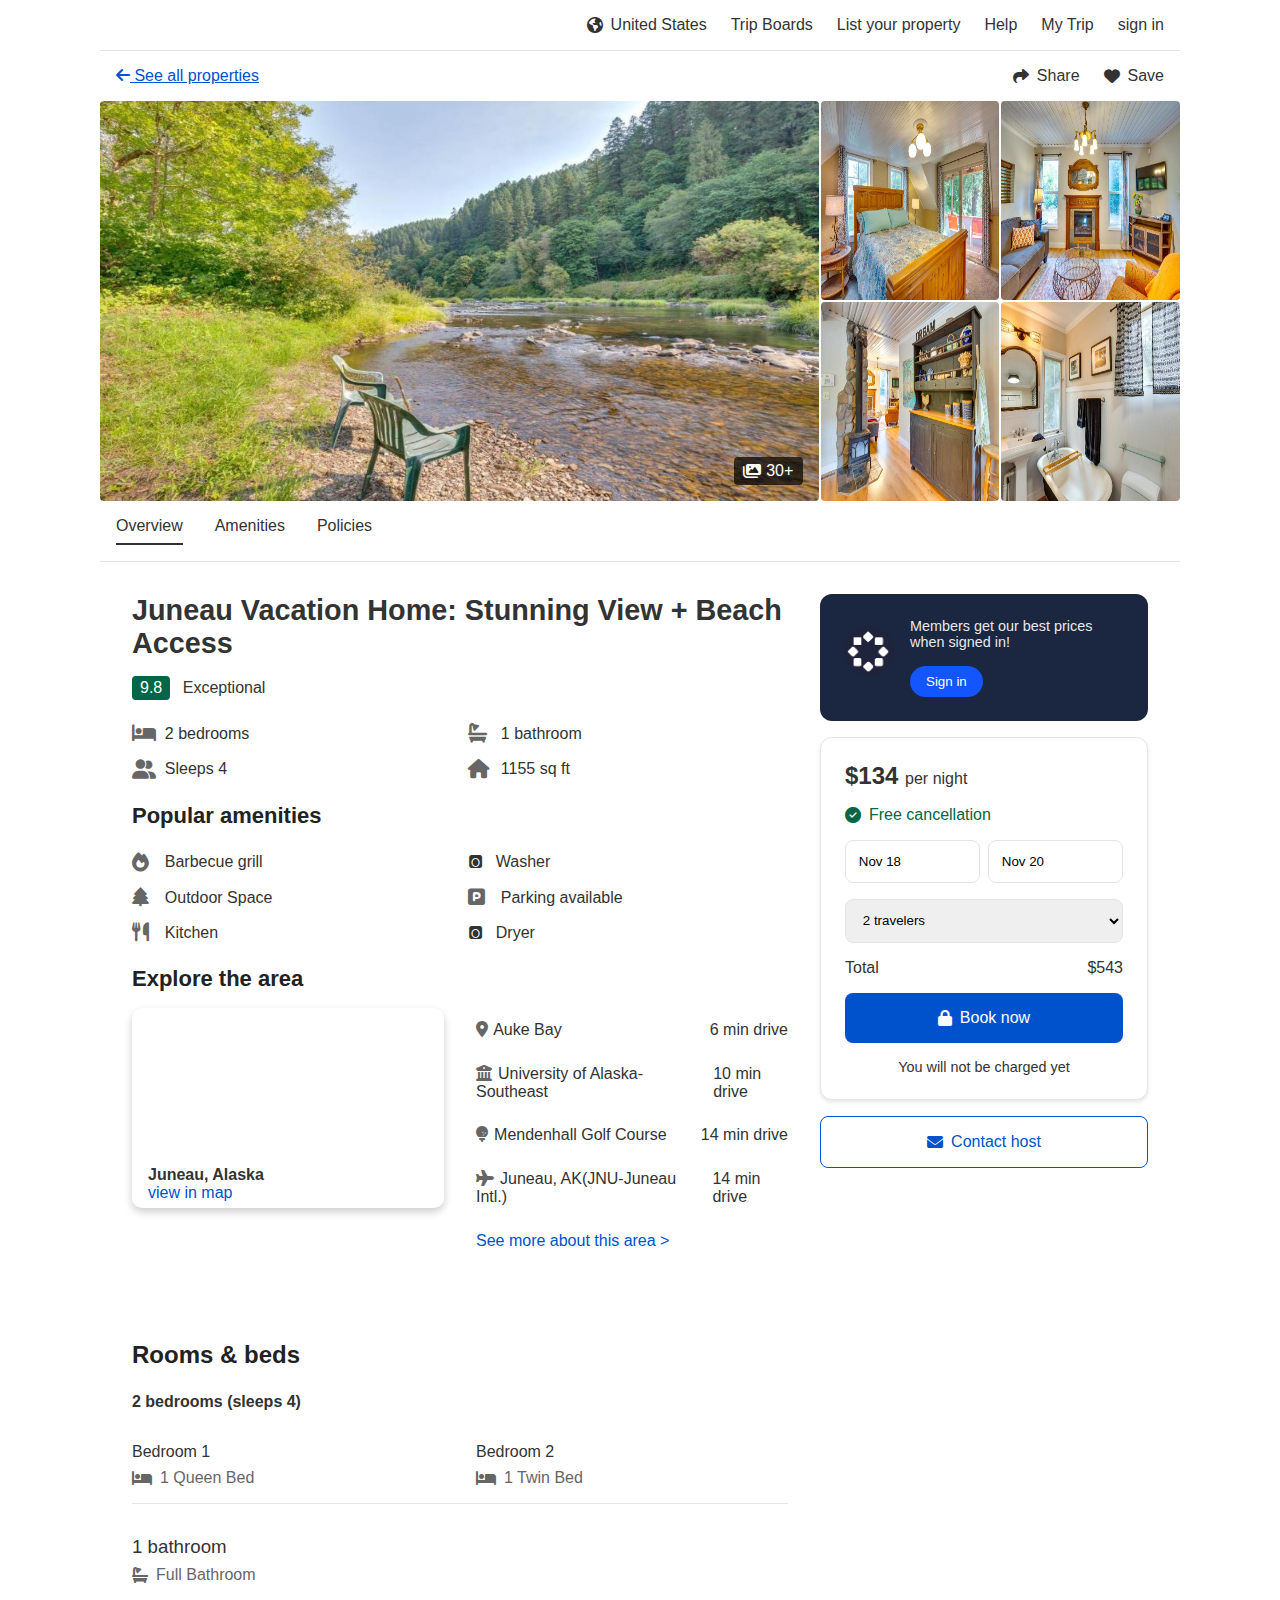
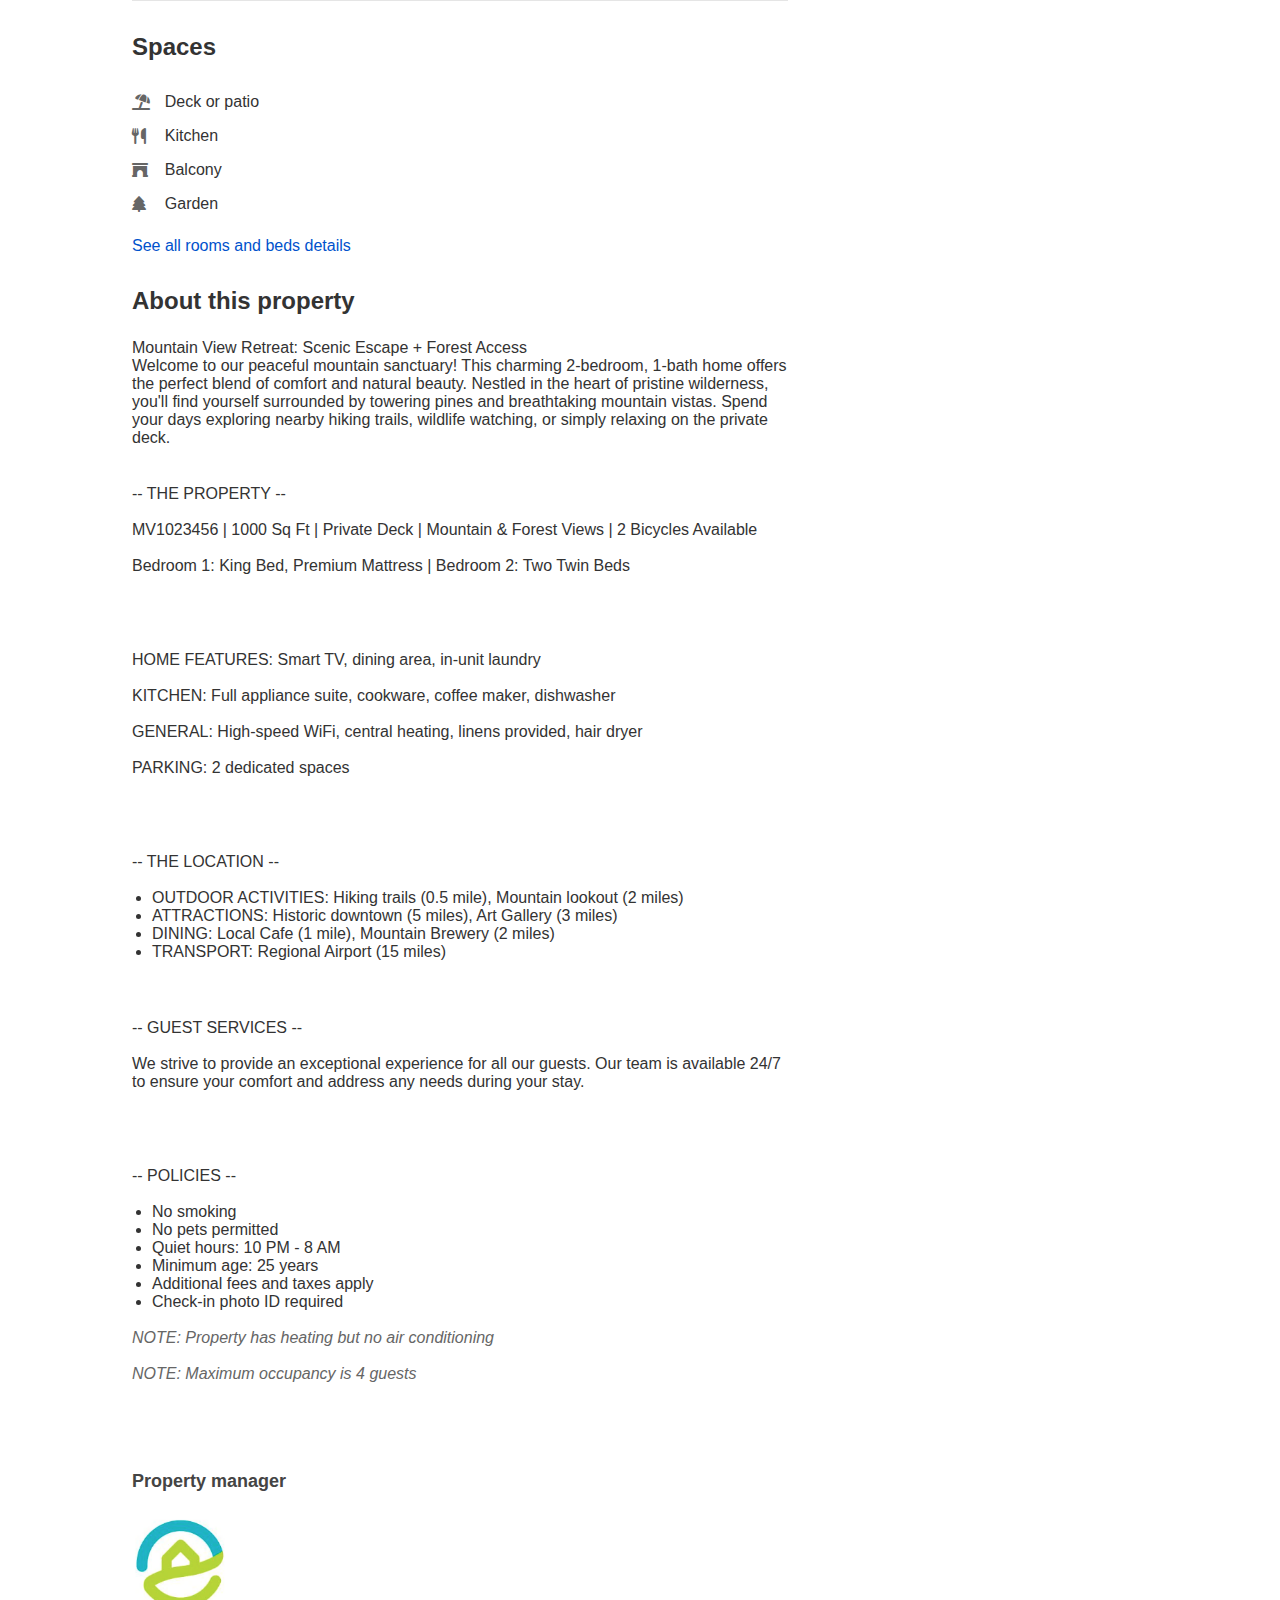
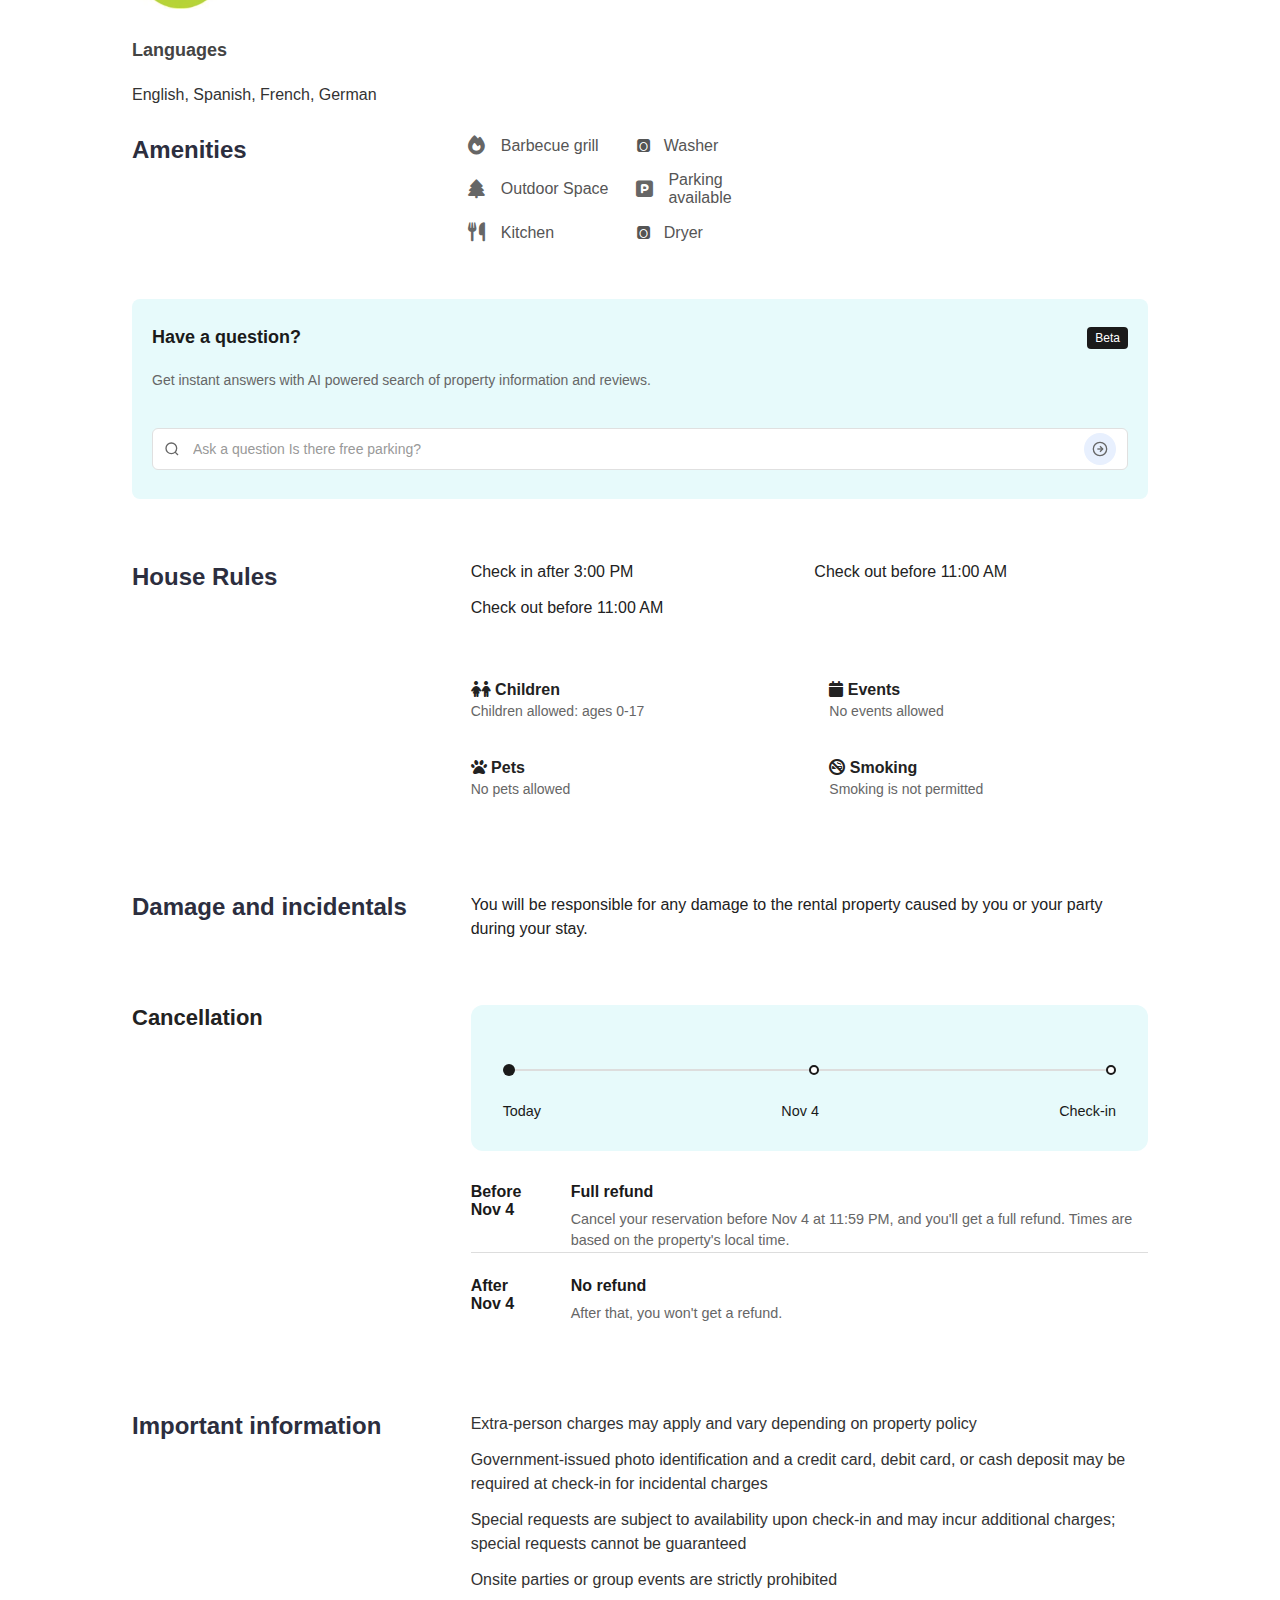
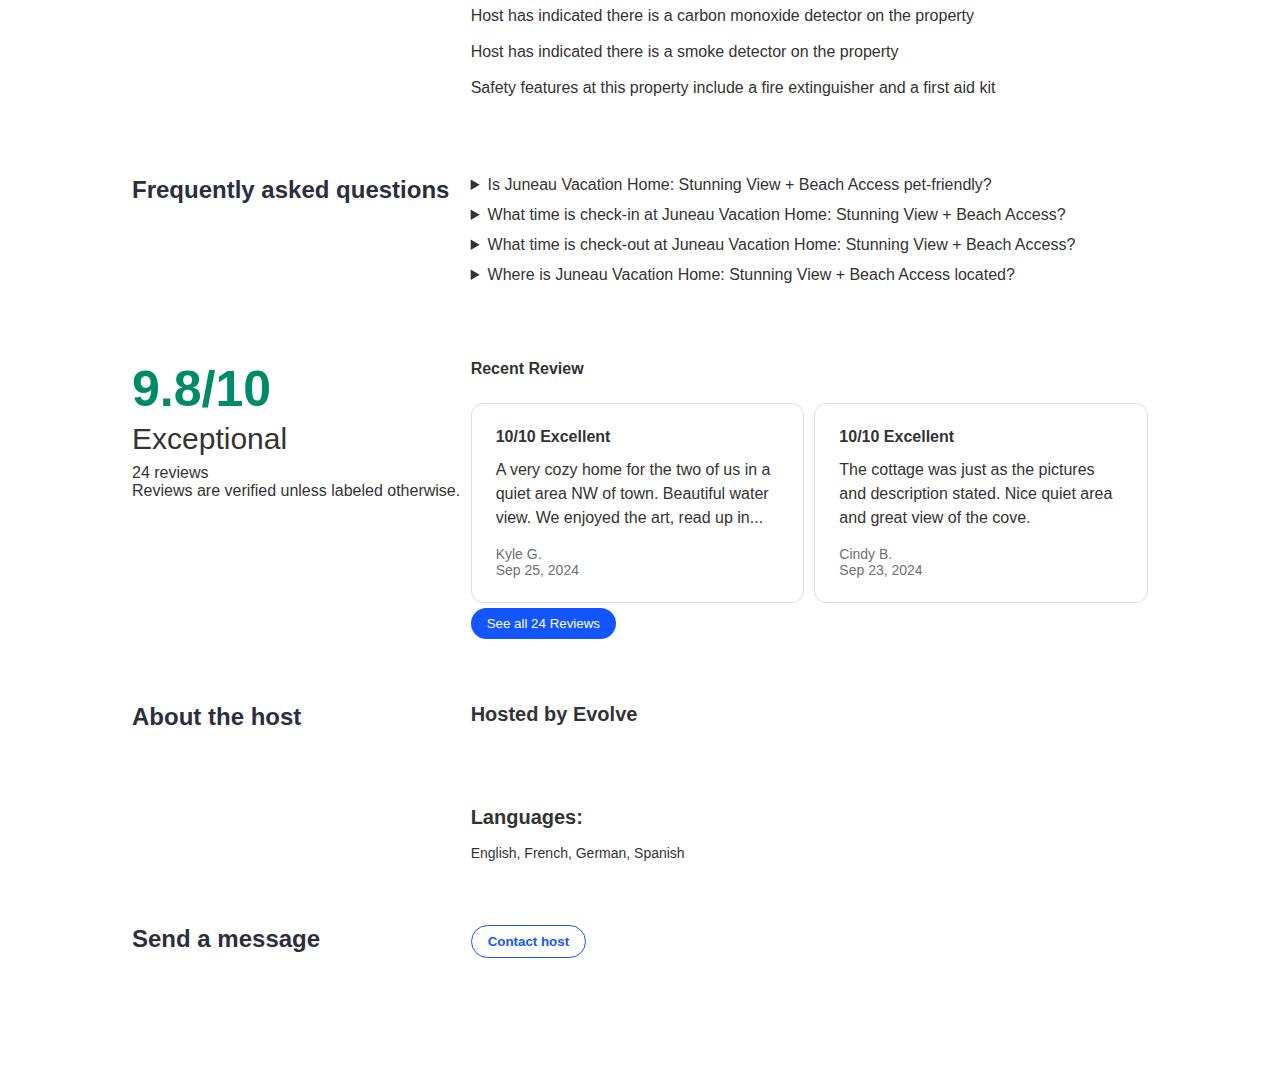
<file: index.html>
<!DOCTYPE html>
<html lang="en">
<head>
    <meta charset="UTF-8">
    <meta name="viewport" content="width=device-width, initial-scale=1.0">
    <title>Juneau Vacation Home</title>
    <link rel="stylesheet" href="https://cdnjs.cloudflare.com/ajax/libs/font-awesome/6.5.1/css/all.min.css">
    <link rel="stylesheet" href="styles.css">
</head>
<body>
    <header>
        <div class="nav-links">
            <a href="#"><i class="fas fa-globe-americas"></i>United States</a>
            <a href="#">Trip Boards</a>
            <a href="#">List your property</a>
            <a href="#">Help</a>
            <a href="#">My Trip</a>
            <a href="#">sign in</a>
            
        </div>
        <div class="nav-icon">   
            <a href="#" ><i class="fas fa-user-circle"></i></a>
        </div>
        
    </header>
    
    <div class ="some-link">
        <a href="#" id="back-link">
            <i class="fas fa-arrow-left"></i>
            See all properties
        </a>
        <div class="nav-links">
            <a href="#"><i class="fas fa-share"></i> Share</a>
            <a href="#"><i class="fas fa-heart"></i> Save</a>
        </div>
    </div>

    <div class="image-gallery">
        <div class="main-image">
            <img src="./assets/exter2.jpg" alt="Deck view of lake">
            <div class="image-count">
                <i class="fas fa-images"></i>
                30+
            </div>
        </div>
        <div class="thumbnail-grid">
            <img src="./assets/living.jpg" alt="House exterior">
            <img src="./assets/living2.jpg" alt="Living room">
            <img src="./assets/kitchen.jpg" alt="Interior view">
            <img src="./assets/bath.jpg" alt="Another interior view">
        </div>
    </div>

    <div class="tabs">
        <a href="#" class="active">Overview</a>
        <a href="#">Amenities</a>
        <a href="#">Policies</a>
    </div>

    <div class="content">
        <div class="property-details">
            <h1>Juneau Vacation Home: Stunning View + Beach Access</h1>
            <span class="rating">9.8</span>
            <span>Exceptional</span>
            <div class="features">
                <div class="feature">
                    <i class="fas fa-bed"></i>
                    <span>2 bedrooms</span>
                </div>
                <div class="feature">
                    <i class="fas fa-bath"></i>
                    <span>1 bathroom</span>
                </div>
                <div class="feature">
                    <i class="fas fa-user-friends"></i>
                    <span>Sleeps 4</span>
                </div>
                <div class="feature">
                    <i class="fas fa-home"></i>
                    <span>1155 sq ft</span>
                </div>
            </div>

            <h2>Popular amenities</h2>
            <div class="features">
                <div class="feature">
                    <i class="fas fa-fire"></i>
                    <span>Barbecue grill</span>
                </div>
                <div class="feature">
                    🅾
                    <span>Washer</span>
                </div>
                <div class="feature">
                    <i class="fas fa-tree"></i>
                    <span>Outdoor Space</span>
                </div>
                <div class="feature">
                    <i class="fas fa-parking"></i>
                    <span>Parking available</span>
                </div>
                <div class="feature">
                    <i class="fas fa-utensils"></i>
                    <span>Kitchen</span>
                </div>
                <div class="feature">
                    🅾
                    <span>Dryer</span>
                </div>
            </div>

            <div >
                <h2>Explore the area</h2>
                <div class="map-container">
                    <div class="map-image">
                        <iframe 
                            src="https://www.google.com/maps/embed?pb=!1m18!1m12!1m3!1d13308.857847720037!2d-134.49056238128018!3d58.301944732938135!2m3!1f0!2f0!3f0!3m2!1i1024!2i768!4f13.1!3m3!1m2!1s0x5400b2d5798e009d%3A0x4ed51c64d3f1b4e5!2sJuneau%2C%20AK%2C%20USA!5e0!3m2!1sen!2sus!4v1618600185661!5m2!1sen!2sus" 
                            width="100%"                         
                            style="border:0;" 
                            allowfullscreen="" 
                            loading="lazy">
                        </iframe>
                        <div class="map-image-text">
                            <h4><b>Juneau, Alaska</b></h4> 
                            <p> <a href="">view in map</a> </p> 
                        </div>
                    </div>
                    <div class="location-items">
                        <div class="location-item">
                            <div>
                                <i class="fas fa-map-marker-alt"></i>
                                <span>Auke Bay</span>
                            </div>
                            <span>6 min drive</span>
                        </div>
                        <div class="location-item">
                            <div>
                                <i class="fas fa-university"></i>
                                <span>University of Alaska-Southeast</span>
                            </div>
                            <span>10 min drive</span>
                        </div>
                        <div class="location-item">
                            <div>
                                <i class="fas fa-golf-ball"></i>
                                <span>Mendenhall Golf Course</span>
                            </div>
                            <span>14 min drive</span>
                        </div>

                        <div class="location-item">
                            <div>
                                <i class="fa fa-plane" aria-hidden="true"></i>
                                <span>Juneau, AK(JNU-Juneau Intl.)</span>
                            </div>
                            <span>14 min drive</span>
                        </div>
                        <div class="location-item">
                           <a href="#">See more about this area ></a> 
                        </div>
                    </div>
                
                
                </div>

                
            </div>
        </div>

        <div class="booking-section">
            <div class="signin-card">
                <div class="loader-icon"><img src="./assets/sin-in-icon.png" alt=""></div>
                <div class="merge">
                    <div class="signin-content">
                        <p>Members get our best prices when signed in!</p>
                    </div>
                    <button class="signin-button">Sign in</button>
                </div>
                
            </div>
            <div class="booking-card">
                <div class="price">
                    $134 <span style="font-weight: normal; font-size: 1rem;">per night</span>
                </div>
                <div class="free-cancel">
                    <i class="fas fa-check-circle"></i>
                    Free cancellation
                </div>
                <div class="date-picker">
                    <input type="text" class="date-input" placeholder="Start date" value="Nov 18">
                    <input type="text" class="date-input" placeholder="End date" value="Nov 20">
                </div>
                <select class="date-input">
                    <option>2 travelers</option>
                </select>
                <div style="margin-top: 1rem;">
                    <div style="display: flex; justify-content: space-between; margin: 0.5rem 0;">
                        <span>Total</span>
                        <span>$543</span>
                    </div>
                </div>
                <button class="book-button">
                    <i class="fas fa-lock"></i>
                    Book now
                </button>
                <p style="text-align: center; margin-top: 1rem; font-size: 0.9rem;">You will not be charged yet</p>
            </div>
            <button class="book-button contact-host">
                <i class="fas fa-envelope"></i>
                Contact host
            </button>
        </div>
        <div class="rooms-section">
            <h2 class="section-title">Rooms & beds</h2>
            <div class="bedrooms-info">2 bedrooms (sleeps 4)</div>
            
            <div class="room-grid">
                <div class="room">
                    <div class="room-name">Bedroom 1</div>
                    <div class="bed-info">
                        <i class="fas fa-bed"></i>
                        1 Queen Bed
                    </div>
                </div>
                <div class="room">
                    <div class="room-name">Bedroom 2</div>
                    <div class="bed-info">
                        <i class="fas fa-bed"></i>
                        1 Twin Bed
                    </div>
                </div>
            </div>
    
            <div class="bathroom-section">
                <h3 class="room-name">1 bathroom</h3>
                <div class="bed-info">
                    <i class="fas fa-bath"></i>
                    Full Bathroom
                </div>
            </div>
    
            <div class="spaces-section">
                <h3 class="section-title">Spaces</h3>
                <ul class="spaces-list">
                    <li class="space-item">
                        <i class="fas fa-umbrella-beach"></i>
                        Deck or patio
                    </li>
                    <li class="space-item">
                        <i class="fas fa-utensils"></i>
                        Kitchen
                    </li>
                    <li class="space-item">
                        <i class="fas fa-archway"></i>
                        Balcony
                    </li>
                    <li class="space-item">
                        <i class="fas fa-tree"></i>
                        Garden
                    </li>
                </ul>
                <a href="#" class="see-all-link">See all rooms and beds details</a>
            </div>
        </div>

        <!-- Description  -->

        <div class="description-section">
            <h1>About this property</h1>
    
            <div class="property-description">
                Mountain View Retreat: Scenic Escape + Forest Access
                
                <p>Welcome to our peaceful mountain sanctuary! This charming 2-bedroom, 1-bath home offers the perfect blend of comfort and natural beauty. Nestled in the heart of pristine wilderness, you'll find yourself surrounded by towering pines and breathtaking mountain vistas. Spend your days exploring nearby hiking trails, wildlife watching, or simply relaxing on the private deck.</p>
            </div>

            <div class="section">
                <p>-- THE PROPERTY --</p>
                <div class="property-details">
                    <p>MV1023456 | 1000 Sq Ft | Private Deck | Mountain & Forest Views | 2 Bicycles Available</p>
                    <p>Bedroom 1: King Bed, Premium Mattress | Bedroom 2: Two Twin Beds</p>
                </div>
            </div>

            <div class="section">
                <div class="amenities">
                    <p>HOME FEATURES: Smart TV, dining area, in-unit laundry</p>
                    <p>KITCHEN: Full appliance suite, cookware, coffee maker, dishwasher</p>
                    <p>GENERAL: High-speed WiFi, central heating, linens provided, hair dryer</p>
                    <p>PARKING: 2 dedicated spaces</p>
                </div>
            </div>

            <div class="section">
                <p>-- THE LOCATION --</p>
                <ul class="location-list">
                    <li>OUTDOOR ACTIVITIES: Hiking trails (0.5 mile), Mountain lookout (2 miles)</li>
                    <li>ATTRACTIONS: Historic downtown (5 miles), Art Gallery (3 miles)</li>
                    <li>DINING: Local Cafe (1 mile), Mountain Brewery (2 miles)</li>
                    <li>TRANSPORT: Regional Airport (15 miles)</li>
                </ul>
            </div>

            <div class="section">
                <p>-- GUEST SERVICES --</p>
                <p>We strive to provide an exceptional experience for all our guests. Our team is available 24/7 to ensure your comfort and address any needs during your stay.</p>
            </div>

            <div class="section">
                <p>-- POLICIES --</p>
                <ul class="policies-list">
                    <li>No smoking</li>
                    <li>No pets permitted</li>
                    <li>Quiet hours: 10 PM - 8 AM</li>
                    <li>Minimum age: 25 years</li>
                    <li>Additional fees and taxes apply</li>
                    <li>Check-in photo ID required</li>
                </ul>
                
                <div class="policy-hide">
                    <p class="note">NOTE: Property has heating but no air conditioning</p>
                    <p class="note">NOTE: Maximum occupancy is 4 guests</p>
                </div>
            </div>

            <div class="description-hide">
                <div class="manager-section">
                    <h2>Property manager</h2>
                    <img src="./assets/property-manager/property-manager.png" alt="Property Management Logo">
                </div>
    
                <div class="languages">
                    <h2>Languages</h2>
                    <p>English, Spanish, French, German</p>
                </div>
                <a href=" ">See more</a>
            </div>

        </div>

        <div class="amenities-section">
            <div class="title">Amenities</div>
            <div class="description">
                <div class="aminity-features">
                    <div class="feature">
                        <i class="fas fa-fire"></i>
                        <span>Barbecue grill</span>
                    </div>
                    <div class="feature">
                        🅾
                        <span>Washer</span>
                    </div>
                    <div class="feature">
                        <i class="fas fa-tree"></i>
                        <span>Outdoor Space</span>
                    </div>
                    <div class="feature">
                        <i class="fas fa-parking"></i>
                        <span>Parking available</span>
                    </div>
                    <div class="feature">
                        <i class="fas fa-utensils"></i>
                        <span>Kitchen</span>
                    </div>
                    <div class="feature">
                        🅾
                        <span>Dryer</span>
                    </div>
                </div>
            </div>


        </div>

        <!-- Question Card -->
        <div class="question-card">
            <div class="question-card-elements">
                <div class="card-header">
                    <h3 class="card-title">Have a question?</h3>
                    <span class="beta-badge">Beta</span>
                </div>
                <p class="card-description">Get instant answers with AI powered search of property information and reviews.</p>
                <div class="search-container">
                    <svg class="search-icon" width="16" height="16" viewBox="0 0 24 24" fill="none" stroke="currentColor" stroke-width="2">
                        <circle cx="11" cy="11" r="8"></circle>
                        <line x1="21" y1="21" x2="16.65" y2="16.65"></line>
                    </svg>
                    <input type="text" class="search-input" placeholder="Ask a question Is there free parking?" />
                    <div class="submit-icon">
                        <svg width="16" height="16" viewBox="0 0 24 24" fill="none" stroke="#666" stroke-width="2">
                            <circle cx="12" cy="12" r="10"></circle>
                            <polyline points="12 16 16 12 12 8"></polyline>
                            <line x1="8" y1="12" x2="16" y2="12"></line>
                        </svg>
                    </div>
                </div>

            </div>
            
        </div>

        <!-- House Rules Section -->
         <div class="house-rule-section">
            <div class="title">
                House Rules

            </div>
                

            <div class="two-column">

                <div class="check-times">
                    <div class="check-time">Check in after 3:00 PM</div>
                    <div class="check-time">Check out before 11:00 AM</div>
                    <div class= "last-check"><div class="check-time">Check out before 11:00 AM</div></div>
                    
                    <a href=" ">See more</a>
                </div>
                
                <div class="rules-grid">
                    <div class="rule-item">
                        <!-- <svg class="rule-icon" viewBox="0 0 24 24" fill="none" stroke="currentColor" stroke-width="2">
                            <path d="M9 12h6m-6 4h6m2 5H7a2 2 0 01-2-2V5a2 2 0 012-2h5.586a1 1 0 01.707.293l5.414 5.414a1 1 0 01.293.707V19a2 2 0 01-2 2z"/>
                        </svg> -->
                        <div class="rule-content">
                            <div class="rule-title">
                                <i class="fa-solid fa-children"></i>
                                <span>
                                    Children
                                </span>
                            </div>
                            <div class="rule-description">Children allowed: ages 0-17</div>
                        </div>
                    </div>
                    
                    <div class="rule-item">
                        <!-- <svg class="rule-icon" viewBox="0 0 24 24" fill="none" stroke="currentColor" stroke-width="2">
                            <path d="M21 12a9 9 0 11-18 0 9 9 0 0118 0z"/>
                            <path d="M9 10a1 1 0 011-1h4a1 1 0 011 1v4a1 1 0 01-1 1h-4a1 1 0 01-1-1v-4z"/>
                        </svg> -->
                        <div class="rule-content">
                            <div class="rule-title">
                                <i class="fa-solid fa-calendar"></i>
                                <span>Events</span>
                            </div>
                            <div class="rule-description">No events allowed</div>
                        </div>
                    </div>
                    
                    <div class="rule-item">
                        <!-- <svg class="rule-icon" viewBox="0 0 24 24" fill="none" stroke="currentColor" stroke-width="2">
                            <path d="M4.5 12.5l3-3m0 0l3 3m-3-3v7m9-7l3 3m0 0l3-3m-3 3v-7"/>
                        </svg> -->
                        <div class="rule-content">
                            <div class="rule-title">
                                <i class="fa fa-paw" aria-hidden="true"></i>
                                <span>Pets</span>
                            </div>
                            <div class="rule-description">No pets allowed</div>
                        </div>
                    </div>
                    
                    <div class="rule-item">
                        <!-- <svg class="rule-icon" viewBox="0 0 24 24" fill="none" stroke="currentColor" stroke-width="2">
                            <path d="M12 8v4m0 4h.01M21 12a9 9 0 11-18 0 9 9 0 0118 0z"/>
                        </svg> -->
                        <div class="rule-content">
                            <div class="rule-title">
                                <i class="fa-solid fa-ban-smoking"></i>
                                <span>Smoking</span>
                            </div>
                            <div class="rule-description">Smoking is not permitted</div>
                        </div>
                    </div>
                </div>
                
            </div>
            
            

         </div>

         <!-- Damage-Section -->

         <div class="damage-section">
            <div class="title">Damage and incidentals</div>
            
            <div class="damage-text">
                You will be responsible for any damage to the rental property caused by you or your party during your stay.
            </div>
        </div>


        <!-- cancellation Section -->


        <!-- Cancellation Section -->
        <!-- <div class="demo">
            <div>demo</div>
            <div>
                <p>Lorem, ipsum dolor sit amet consectetur adipisicing elit. Placeat iste explicabo error saepe eos cumque tempore quas molestiae omnis architecto.</p>
            </div>
        </div> -->
        <div class="cancellation-section">
            <div>
              <h2>Cancellation</h2>  
            </div>

            <div>
                <div class="timeline-container">
                    <div class="timeline">
                        <div class="timeline-point filled"></div>
                        <div class="timeline-point empty"></div>
                        <div class="timeline-point empty"></div>
                        <!-- <div class="refund-status">Full refund</div>
                        <div class="refund-status">No refund</div> -->
                    </div>
                    <div class="timeline-labels">
                        <span class="timeline-label">Today</span>
                        <span class="timeline-label">Nov 4</span>
                        <span class="timeline-label">Check-in</span>
                    </div>
                </div>

                <div class="timeline-card">
                    <!-- Left Labels -->
                    <div class="left-labels">
                        <div class="label">Full Refund</div>
                        <div class="label">No Refund</div>
                    </div>
                
                    <!-- Vertical Line with Circles -->
                    <div class="line">
                        <div class="circle top-circle"></div>
                        <div class="circle middle-circle"></div>
                        <div class="circle bottom-circle"></div>
                    </div>
                
                    <!-- Right Labels -->
                    <div class="right-labels">
                        <div class="label">Today</div>
                        <div class="label">Nov 4</div>
                        <div class="label">Check-in</div>
                    </div>
                </div>

                <div class="policy-details">
                    <div class="policy-item-1">
                        <div class="policy-date">Before<br>Nov 4</div>
                        <div class="policy-info">
                            <h3>Full refund</h3>
                            <p>Cancel your reservation before Nov 4 at 11:59 PM, and you'll get a full refund. Times are based on the property's local time.</p>
                        </div>
                    </div>

                    <div class="policy-item">
                        <div class="policy-date">After<br>Nov 4</div>
                        <div class="policy-info">
                            <h3>No refund</h3>
                            <p>After that, you won't get a refund.</p>
                        </div>
                    </div>
                </div> 
            </div>

            
            
            
        </div>


        <div class="important-info">
            <div class="title">Important information</div>
            <div>
                <ul>
                    <li>Extra-person charges may apply and vary depending on property policy</li>
                    <li>Government-issued photo identification and a credit card, debit card, or cash deposit may be required at check-in for incidental charges</li>
                    <li>Special requests are subject to availability upon check-in and may incur additional charges; special requests cannot be guaranteed</li>
                    <li>Onsite parties or group events are strictly prohibited</li>
                    <li>Host has indicated there is a carbon monoxide detector on the property</li>
                    <li>Host has indicated there is a smoke detector on the property</li>
                    <li>Safety features at this property include a fire extinguisher and a first aid kit</li>
                  </ul>
            </div>
        </div>
        
        <div class="faq-section">
            <div class="title">
                Frequently asked questions
            </div>
            <div>
                <details>
                    <details></details>
                    <summary>Is Juneau Vacation Home: Stunning View + Beach Access pet-friendly?</summary>
                    </details>
                    <div class="faq-hidden">
                        <details>
                            <summary>What time is check-in at Juneau Vacation Home: Stunning View + Beach Access?</summary>
                            </details>
                            <details>
                            <summary>What time is check-out at Juneau Vacation Home: Stunning View + Beach Access?</summary>
                            </details>
                            <details>
                            <summary>Where is Juneau Vacation Home: Stunning View + Beach Access located?</summary>
                            </details>

                    </div>
                    
                </details>

            </div>
            <a href=" ">See more</a>
                
                
        </div>

        <div class="demo">
            <div>
                <div class="rating2">9.8/10</div>
                <div class="rating-label">Exceptional</div>
                <div>24 reviews</div>
                <p>Reviews are verified unless labeled otherwise.</p>
            </div>
            <div class="rating-left-col">
                <h4>Recent Review</h4>
                
                <div class="r-cards">
                    <div class="review-card">
                        <div class="review-rating">10/10 Excellent</div>
                        <div class="review-text">A very cozy home for the two of us in a quiet area NW of town. Beautiful water view. We enjoyed the art, read up in...</div>
                        <div class="review-meta">
                        <div>Kyle G.</div>
                        <div>Sep 25, 2024</div>
                        </div>
                    </div>
            
                    <div class="review-card-2">
                        <div class="review-rating">10/10 Excellent</div>
                        <div class="review-text">The cottage was just as the pictures and description stated. Nice quiet area and great view of the cove.</div>
                        <div class="review-meta">
                        <div>Cindy B.</div>
                        <div>Sep 23, 2024</div>
                        </div>
                    </div>
                </div>

                <div class="see-all"><button>See all 24 Reviews</button></div>
            

            </div>
        </div>
        
        
        
        <div class="host-section">
            <div class="title">About the host</div>
            <div class="host-des">
                <div class="host-des-title">Hosted by Evolve</div>
                <div>
                    <div class="host-des-title">Languages:</div>
                    <p>English, French, German, Spanish</p>
                </div>
            </div>  
            
        </div>

        <div class="send-a-msg">
            <div class="title">Send a message</div>
            <div class="contact-host-main"><button>Contact host</button></div> 
        </div>
        
    </div>

    



</body>
</html>
</file>
<file: styles.css>
* {
    margin: 0;
    padding: 0;
    box-sizing: border-box;
    font-family: -apple-system, BlinkMacSystemFont, "Segoe UI", Roboto, sans-serif;

}

body {
    color: #333;
    padding: 0 100px;
}

header {
    padding: 1rem;
    border-bottom: 1px solid #e5e5e5;
    display: flex;
    justify-content: space-between;
    align-items: flex-end;
    
}

.nav-links {
    display: flex;
    gap: 1.5rem;
    margin-left: auto;
}
 .nav-icon {
    display: none;
}

.some-link {
    padding: 1rem;
    display: flex;
    justify-content: space-between;
    align-items: center;
    
}

#back-link{
    color: #0052CC;
}

.nav-links {
    display: flex;
    gap: 1.5rem;
    margin-left: auto;
}
.nav-links a {
    text-decoration: none;
    color: #333;
    display: flex;
    align-items: center;
    gap: 0.5rem;
}

.back-link {
    text-decoration: none;
    color: #333;
    display: flex;
    align-items: center;
    gap: 0.5rem;
}

.image-gallery {
    display: grid;
    grid-template-columns: 2fr 1fr;
    gap: 0.1rem;
    /* padding: 0.5rem; */
    max-height: 400px;


}

.main-image {
    
    height: 400px;
    overflow: hidden;
    position: relative;
    
}



.image-count {
    position: absolute;
    bottom: 1rem;
    right: 1rem;
    background: rgba(0, 0, 0, 0.7);
    color: white;
    padding: 0.3rem 0.6rem;
    border-radius: 4px;
    display: flex;
    align-items: center;
    gap: 0.3rem;
}

.thumbnail-grid {
    display: grid;
    grid-template-columns: 1fr 1fr;
    gap: 0.1rem;

   
}



.thumbnail-grid img:hover {
    transform: scale(1.3);
}

.image-gallery img {
    width: 100%;
    height: 100%;
    object-fit: fill;
    border-radius: 4px;
}



.tabs {
    display: flex;
    gap: 2rem;
    padding: 1rem;
    border-bottom: 1px solid #e5e5e5;
}

.tabs a {
    text-decoration: none;
    color: #333;
    padding-bottom: 0.5rem;
}

.tabs a.active {
    border-bottom: 2px solid #333;
}

.content {
    display: grid;
    grid-template-columns: 2fr 1fr;
    gap: 2rem;
    padding: 2rem;

    margin-bottom: 5rem;
}

.property-details h1 {
    font-size: 1.8rem;
    margin-bottom: 1rem;
}

.rating {
    display: inline-block;
    background: #006647;
    color: white;
    padding: 0.2rem 0.5rem;
    border-radius: 4px;
    margin-right: 0.5rem;
}

.features {
    display: grid;
    grid-template-columns: repeat(2, 1fr);
    gap: 1rem;
    margin: 1.5rem 0;
}

.feature {
    display: flex;
    align-items: center;
    gap: 0.8rem;
}

.feature i {
    font-size: 1.2rem;
    color: #666;
    width: 20px;
}

.booking-card {
    background: white;
    border: 1px solid #e5e5e5;
    border-radius: 12px;
    padding: 1.5rem;
    box-shadow: 0 2px 4px rgba(0,0,0,0.1);
}

.price {
    font-size: 1.5rem;
    font-weight: bold;
    margin-bottom: 1rem;
}

.date-picker {
    display: grid;
    grid-template-columns: 1fr 1fr;
    gap: 0.5rem;
    margin: 1rem 0;
}

.date-input {
    padding: 0.8rem;
    border: 1px solid #e5e5e5;
    border-radius: 8px;
    width: 100%;
}

.signin-card {
    background: #1B2640;
    border-radius: 12px;
    padding: 1.5rem;
    color: white;
    margin-bottom: 1rem;
    display: flex;
    justify-content: center;
    align-items: center;
    gap: 1rem;
}


.loader-icon img{
    width: 50px;
    height: 50px;
    margin-bottom: 10px;
    
    border-radius: 50%;
    
    
}



.signin-content {
    flex: 1;
    margin-bottom: 1rem;
}

.signin-content p {
    margin: 0;
    font-size: 0.9rem;
    opacity: 0.9;
}

.signin-button {
    background: #1355FF;
    color: white;
    border: none;
    padding: 0.5rem 1rem;
    border-radius: 20px;
    cursor: pointer;
    font-weight: 500;
    white-space: nowrap;
}

.book-button {
    width: 100%;
    padding: 1rem;
    background: #0052CC;
    color: white;
    border: none;
    border-radius: 8px;
    font-size: 1rem;
    cursor: pointer;
    margin-top: 1rem;
    display: flex;
    justify-content: center;
    align-items: center;
    gap: 0.5rem;
}

.map-container {
    margin-top: 1rem; 
    display: grid;
    grid-template-columns: repeat(2, 1fr); /* Creates 2 equal columns */
    gap: 2rem;  
}

.map-image{
    box-shadow: 0 4px 8px 0 rgba(0,0,0,0.2);
    width: 100%;
    border-radius: 10px;
    height: 200px;

}

.map-image-text{
    padding: 4px 16px;
}

.map-container img {
    width: 100%;
    padding: 1px;
    position: relative   
    
}



.location-items {
    /* margin-top: 1rem; */
    justify-content: center;
    align-items: center;
    
}

.location-item {
    display: flex;
    align-items: center;
    justify-content: space-between;
    padding: 0.8rem 0;
    /* border-bottom: 1px solid #e5e5e5; */
    gap: 2rem;
}

.location-item a, .map-image-text   a, .map-image-text a{
    color: #0052CC;
    text-decoration: none;
}

.location-item i {
    color: #666;
    margin-right: 0.1rem;
}

.contact-host {
    background: white;
    color: #0052CC;
    border: 1px solid #0052CC;
    margin-top: 1rem;
}

.free-cancel {
    display: flex;
    align-items: center;
    gap: 0.5rem;
    color: #006647;
    margin: 1rem 0;
}

.rooms-section {
    /* padding: 2rem; */
    margin-top: 2rem;
    
}

.section-title {
    font-size: 1.5rem;
    font-weight: 600;
    margin-bottom: 1.5rem;
}

.bedrooms-info {
    margin-bottom: 1rem;
    font-weight:550
    
}

.room-grid {
    display: grid;
    grid-template-columns: repeat(2, 1fr);
    gap: 2rem;
    margin-bottom: 2rem;
    border-bottom: 1px solid #e5e5e5;
}

.room {
    padding: 1rem 0;
}

.room-name {
    font-weight: 500;
    margin-bottom: 0.5rem;
    
}

.bed-info {
    color: #666;
    display: flex;
    align-items: center;
    gap: 0.5rem;
}

.bathroom-section{
    padding-bottom: 1rem;
    border-bottom: 1px solid #e5e5e5;
    
}

.spaces-list {
    list-style: none;
    padding: 0;
}

.space-item {
    display: flex;
    align-items: center;
    gap: 0.8rem;
    padding: 0.5rem 0;
}

.space-item i {
    width: 20px;
    color: #666;
}

.see-all-link {
    color: #0052CC;
    text-decoration: none;
    margin-top: 1rem;
    display: inline-block;
}

.see-all-link:hover {
    text-decoration: underline;
}

.bathroom-section {
    margin: 2rem 0;
}

.rooms-section {
    /* padding: 2rem; */
    margin-top: 2rem;
    
}

.description-section, .amenities-section {
    grid-column: 1; /* Places it in the first column of the grid */
    display: grid;
    grid-template-columns: 1fr;

}

.description-section h1 {
    font-size: 1.5rem;
    font-weight: 600;
    margin-bottom: 1.5rem;
}

.description-section h2 {
    font-size: 18px;
    color: #444;
    margin: 25px 0;
}


.property-description {
    margin-bottom: 20px;
}

/* .section {
    margin-bottom: 25px;
} */

.section p {
    margin: 18px 0;
}

.property-details {
    margin-bottom: 15px;
}

.amenities-list {
    margin: 0;
    padding-left: 20px;
}

.location-list {
    margin: 0;
    padding-left: 20px;
}

.policies-list {
    margin: 0;
    padding-left: 20px;
}

.manager-section {
    margin-top: 30px;
}

.languages {
    margin-top: 10px;
}

.note {
    font-style: italic;
    color: #666;
}

.manager-section img {
    width: 100px;
    height: auto;
}

.amenities-section {
    grid-template-columns: 1fr 1fr; /* Creates two equal-width columns */
    gap: 1rem; /* Adds space between title and description */

}

.amenities-section .title{

    font-size: 1.5rem;
    font-weight: 600;
    margin-bottom: 1.5rem;

}

.aminity-features {
    padding:0;
    display: grid;
    grid-template-columns: repeat(2, 1fr);
    gap: 1rem;
    margin-bottom: 1.5rem;
}

/* Question Card Section */
.question-card {
    background-color: #E7FAFB;
    border-radius: 8px;
    height: 200px;
    grid-column: 1 / -1; 
    display: grid;
    grid-template-columns: 1fr;
   

}

.question-card-elements {
    display: grid;
    padding: 20px;
    gap: 1 rem;
}

.card-header {
    display: flex;
    justify-content: space-between;
    align-items: center;
    margin-bottom: 15px;
}

.card-title {
    font-size: 18px;
    font-weight: bold;
    color: #1a1a1a;
    margin: 0;
}

.beta-badge {
    background-color: #1a1a1a;
    color: white;
    padding: 4px 8px;
    border-radius: 4px;
    font-size: 12px;
    font-weight: 500;
}

.card-description {
    color: #666;
    font-size: 14px;
    margin-bottom: 15px;
}

.search-container {
    position: relative;
    display: flex;
    align-items: center;
}

.search-input {
    flex-grow: 1;
    padding: 12px 40px;
    border: 1px solid #e0e0e0;
    border-radius: 6px;
    font-size: 14px;
    background-color: white;
}

.search-icon {
    position: absolute;
    left: 12px;
    color: #666;
}

.submit-icon {
    position: absolute;
    right: 12px;
    background-color: #e8f0fe;
    border-radius: 50%;
    padding: 8px;
    display: flex;
    align-items: center;
    justify-content: center;
    cursor: pointer;
}

.search-input::placeholder {
    color: #999;
}

/* timeline-card-styling */


/* House Rule Section */


.house-rule-section, .damage-section, .cancellation-section, .important-info, .faq-section, .rating-section, .host-section, .demo, .languages-main, .send-a-msg {
    margin-top: 2rem;
    display: grid;
    grid-column: 1/-1;
    grid-template-columns: 1fr 2fr;
    gap: 1 rem;
}


.house-rule-section .two-column, .cancellation-Columns {
    display: grid;
    gap: 2rem;
}

.house-rule-section .check-times a, .description-section a, .faq-section a, .timeline-card{
    display: none;
}

h2 {
    font-size: 22px;
    color: #222;
    margin-bottom: 24px;
}

.check-times {
    margin-bottom: 24px;
    display: grid;
    grid-template-columns: repeat(2, 1fr);
    gap: 10px;
}

.check-time {
    margin-bottom: 8px;
    color: #222;
}

.rules-grid {
    display: grid;
    grid-template-columns: repeat(2, 1fr);
    gap: 40px;
    margin-bottom: 32px;
}

.rule-item {
    display: flex;
    align-items: flex-start;
    gap: 12px;
}

.rule-icon {
    width: 24px;
    height: 24px;
    flex-shrink: 0;
}

.rule-content {
    flex-grow: 1;
}

.rule-title {
    font-weight: 600;
    margin-bottom: 4px;
    color: #222;
}

.rule-description {
    color: #666;
    font-size: 14px;
}


.damage-text {
    color: #222;
    line-height: 1.5;
}

/* .cancellation-section {
    background-color: #f8f8f8;
    border-radius: 8px;
    padding: 24px;
} */

.title {
    font-size: 1.5rem;
    font-weight: bold;
    color: #2c2e3e;
    align-self: start;
}

.description {
    font-size: 1rem;
    color: #555;
}

/* .timeline-card{
    display: none ;
} */

.timeline-container {
    background-color: #E7FAFB;
    padding: 2rem;
    border-radius: 12px;
    margin-bottom: 2rem;
}

.timeline {
    position: relative;
    height: 2px;
    background: #ddd;
    margin: 2rem 0;
}

.timeline-point {
    position: absolute;
    top: 50%;
    transform: translateY(-50%);
}

.timeline-point.filled {
    width: 12px;
    height: 12px;
    background: #1a1a1a;
    border-radius: 50%;
}

.timeline-point.empty {
    width: 10px;
    height: 10px;
    border: 2px solid #1a1a1a;
    border-radius: 50%;
    background: white;
}

.timeline-point:nth-child(1) { left: 0; }
.timeline-point:nth-child(2) { left: 50%; }
.timeline-point:nth-child(3) { right: 0; }

.timeline-labels {
    position: relative;
    display: flex;
    justify-content: space-between;
    margin-top: 1rem;
}

.timeline-label {
    font-size: 0.9rem;
    color: #1a1a1a;
}

.refund-status {
    position: absolute;
    top: -2rem;
    transform: translateX(-50%);
    color: #666;
    font-size: 0.9rem;
}

.refund-status:nth-child(1) { left: 25%; }
.refund-status:nth-child(2) { left: 75%; }

.policy-details {
    margin-top: 2rem;
    gap: 1rem;
}

.policy-item-1{
    border-bottom: 1px solid #ddd;
}

.policy-item, .policy-item-1 {
    display: flex;
    margin-bottom: 1.5rem;
}

.policy-date {
    width: 100px;
    font-weight: 600;
    color: #1a1a1a;
}

.policy-info {
    flex: 1;
}

.policy-info h3 {
    font-size: 1rem;
    margin-bottom: 0.5rem;
    color: #1a1a1a;
}

.policy-info p {
    color: #666;
    font-size: 0.9rem;
    line-height: 1.5;
}


.section {
    margin-bottom: 40px;
  }

  h2 {
    font-size: 22px;
    margin-bottom: 16px;
    font-weight: 600;
  }

  .important-info ul {
    list-style: none;
    padding: 0;
    margin: 0;
  }

  .important-info li {
    margin-bottom: 12px;
    line-height: 1.5;
  }

  .faq-section details {
    margin-bottom: 12px;
    cursor: pointer;
  }

  .faq-section summary, {
    font-weight: 500;
    margin-bottom: 8px;
  }
  

  .rating2 {
    color: rgb(0, 138, 104);
    font-size: 50px;
    font-weight: bold;
    margin-bottom: 4px;
  }

  .rating-label {
    font-size: 30px;
    font-weight: 500;
    margin-bottom: 8px;
  }

  .rating-left-col{

    display:grid;
    gap:5px

  }

  .r-cards{
    display: grid;
    gap:10px;
    grid-template-columns: repeat(auto-fill, minmax(300px, 1fr));
    margin-top: 20px;
  }

  .reviews {
    display: grid;
    grid-template-columns: repeat(auto-fill, minmax(300px, 1fr));
    gap: 20px;
    margin-top: 20px;
  }

  .review-card , .review-card-2{
    border: 1px solid #ddd;
    border-radius: 12px;
    padding: 24px;
  }

  .review-rating {
    font-weight: bold;
    margin-bottom: 12px;
  }

  .review-text {
    margin-bottom: 16px;
    line-height: 1.5;
  }

  .review-meta {
    color: #717171;
    font-size: 14px;
  }

  .see-all button{
        background: #1355FF;
        color: white;
        border: none;
        padding: 0.5rem 1rem;
        border-radius: 20px;
        cursor: pointer;
        font-weight: 500;
        white-space: nowrap;
    
  }

  .host-des{
    display: grid;
    gap: 4rem; 
  }

  .host-des-title{
    font-size: 20px;
    font-weight: 600;
    margin-bottom: 16px;
  }

  .host-des p{
    font-size: 14px;
  }



  .contact-host-main button{
    background: none;
    color: #1355FF;
    border: 1px solid #1355FF;
    padding: 0.5rem 1rem;
    border-radius: 20px;
    cursor: pointer;
    font-weight: bold;
    white-space: nowrap;
  }



  .languages-main {
    margin-top: 2 rem;
  }

  .rating-section-main{
    display: grid;
    gap: 2rem;
    grid-column: 1/-1;
    grid-template-columns: 1fr 2fr;

  }

/* @media (max-width: 768px) {
    .room-grid {
        grid-template-columns: 1fr;
        gap: 1rem;
    }
} */

@media (max-width: 768px) {
    body {
        font-size: 16px;
        padding: 0 2px;
    }
    .content{
        align-items: center;
        justify-content: center;
    }
    .image-gallery {
        grid-template-columns: 1fr;
    }

    .content {
        grid-template-columns: 1fr;
    }

    .thumbnail-grid {
        display: none;
    }

    .nav-links {
        display: none;
    }
    .nav-icon{
        display: flex;
        align-items: center;
        text-decoration: none;
        margin-left: auto;
    }

    .features {
        grid-template-columns: 1fr;
    }
    .map-container{
        grid-template-columns: 1fr;
    }

    .amenities-section, .description-section{
        grid-template-columns: 1fr;
    }

    .house-rule-section, .damage-section, .cancellation-section, .important-info, .faq-section, .demo, .host-section, .send-a-msg{
        grid-template-columns: 1fr;
        gap: 2rem;
    }

    .cancellation-section .timeline-container{
        display: none;
    }

    .cancellation-section .timeline-card{
        display: grid;
    }

    


    .house-rule-section .two-column{
        grid-template-columns: 1fr;
    }

    .house-rule-section .two-column .check-times{
        display: grid;
        grid-template-columns: 1fr;
    }

    .house-rule-section .two-column .check-times .last-check{
        display: none;
    }

    .house-rule-section .two-column .check-times a, .description-section a, .faq-section a{
        display: grid;
        grid-template-columns: 1fr;
        text-decoration: none;
        color: #1355FF;
    }

    .description-section .policy-hide, .description-section .description-hide{
        display: none;
    }



    .house-rule-section .two-column .rules-grid{
        display: none;
        
    }


    .question-card {
        margin: 10px;
        padding: 15px;
    }
    
    .search-input {
        font-size: 13px;
    }

    .faq-section .faq-hidden{
        display: none;
    }

    .review-card-2{
        display: none;
    }


    .timeline-card {
        display: flex;
        grid-template-columns: 1fr 1fr 1fr;
        align-items: center;
        justify-content: center;
        padding: 20px;
        width: 300px;
        position: relative;
        background-color: #E7FAFB;
        border-radius: 8px;
        margin: 10px;
    }
    
    /* Left and right label sections */
    .left-labels {
        display: flex;
        flex-direction: column;
        justify-content: center;
        align-items: center;
        height: 100%;
        gap: 50px;
    }
    
    .right-labels {
        display: flex;
        flex-direction: column;
        height: 100%;
        gap: 65px;
        padding: 0;
        margin-right: auto;
        padding-right: 30px;
    }
    
    
    /* Labels styling */
    .label {
        font-size: 12px;
        padding: 8px;
    }
    
    /* Vertical line with circles */
    .line {
        position: relative;
        width: 2px;
        background-color: #333;
        height: 200px; /* Adjust height as needed */
        margin: 0 20px; /* Space between line and labels */
    }
    
    /* Circles styling */
    .circle {
        width: 10px;
        height: 10px;
        
        border-radius: 50%;
        position: absolute;
        left: 50%;
        transform: translateX(-50%);
    }
    
    
    /* Circle positions */
    .top-circle {
        top: 0;
        background-color: black;
    }
    
    .middle-circle {
        top: 50%;
        transform: translate(-50%, -50%);
        background-color: white;
        border: 2px solid black;
    }
    
    .bottom-circle {
        bottom: 0;
        background-color: white;
        border: 2px solid black;
    }

}
</file>
